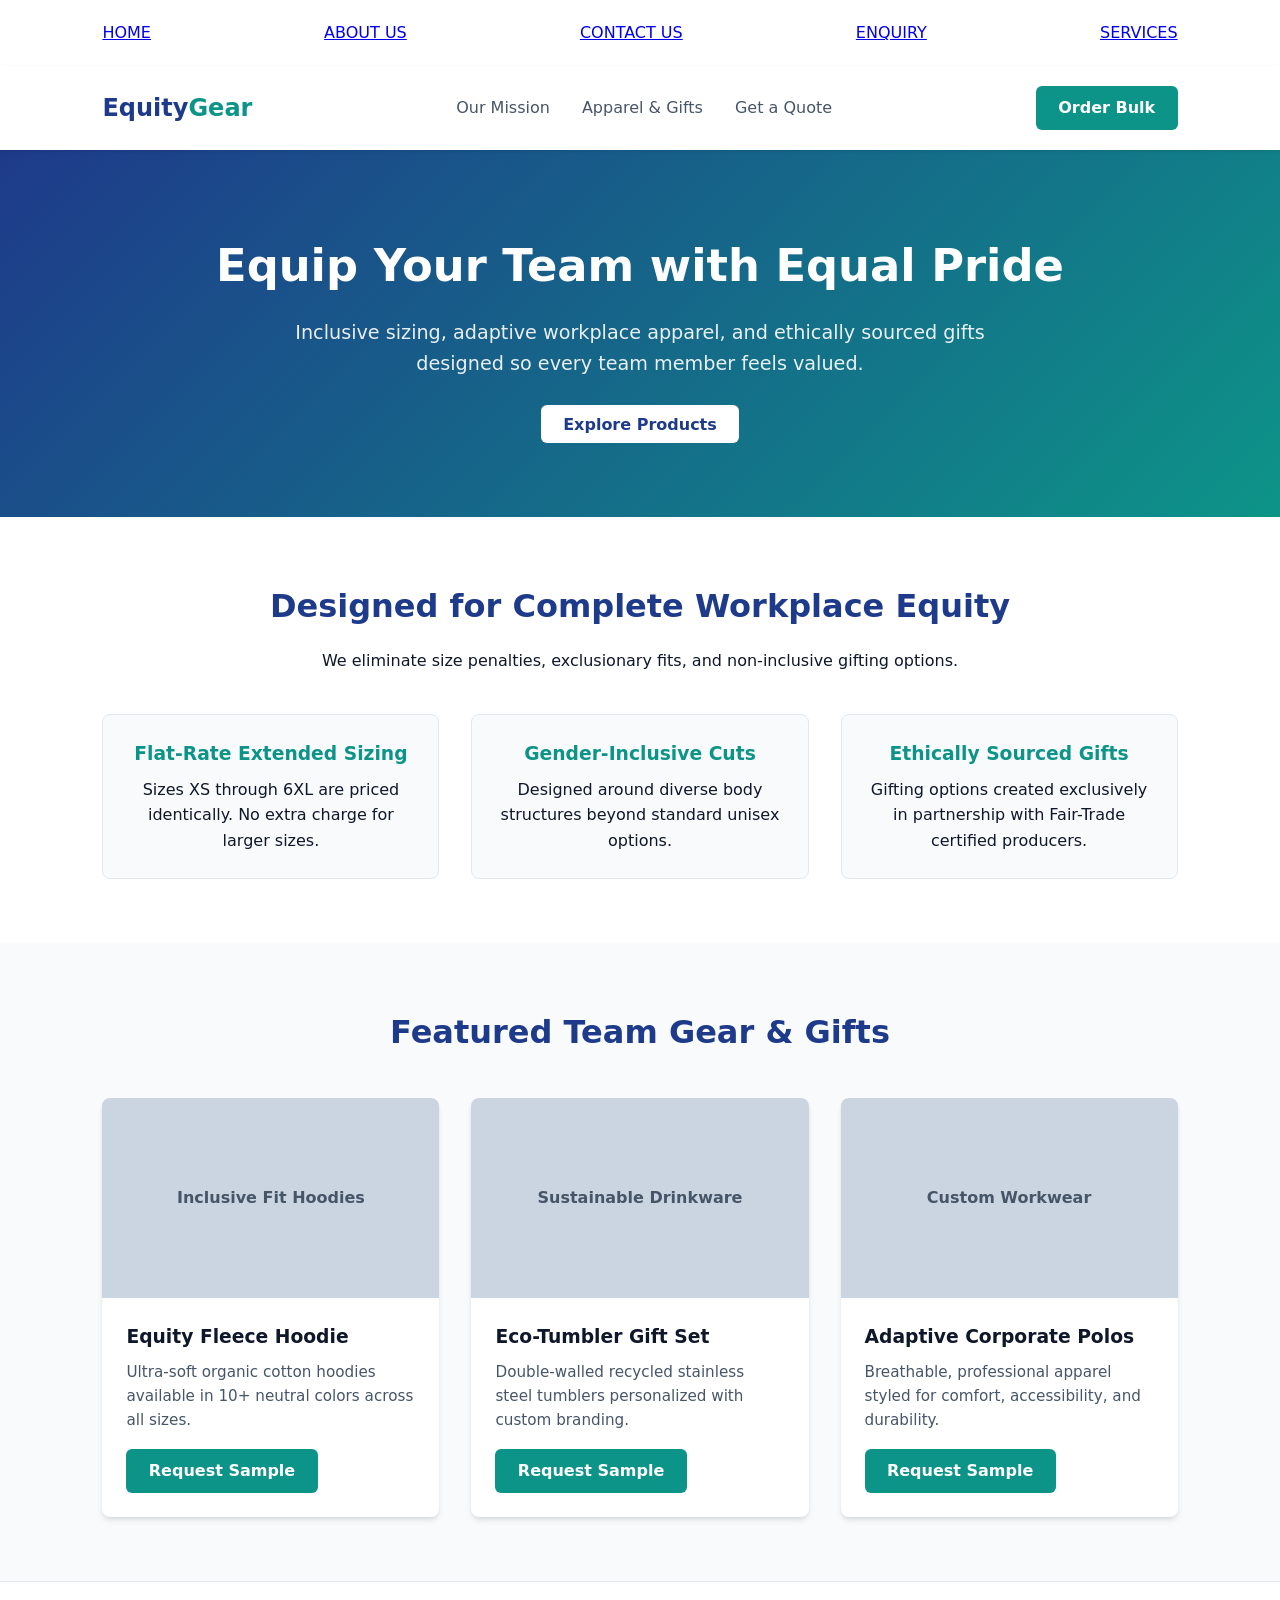
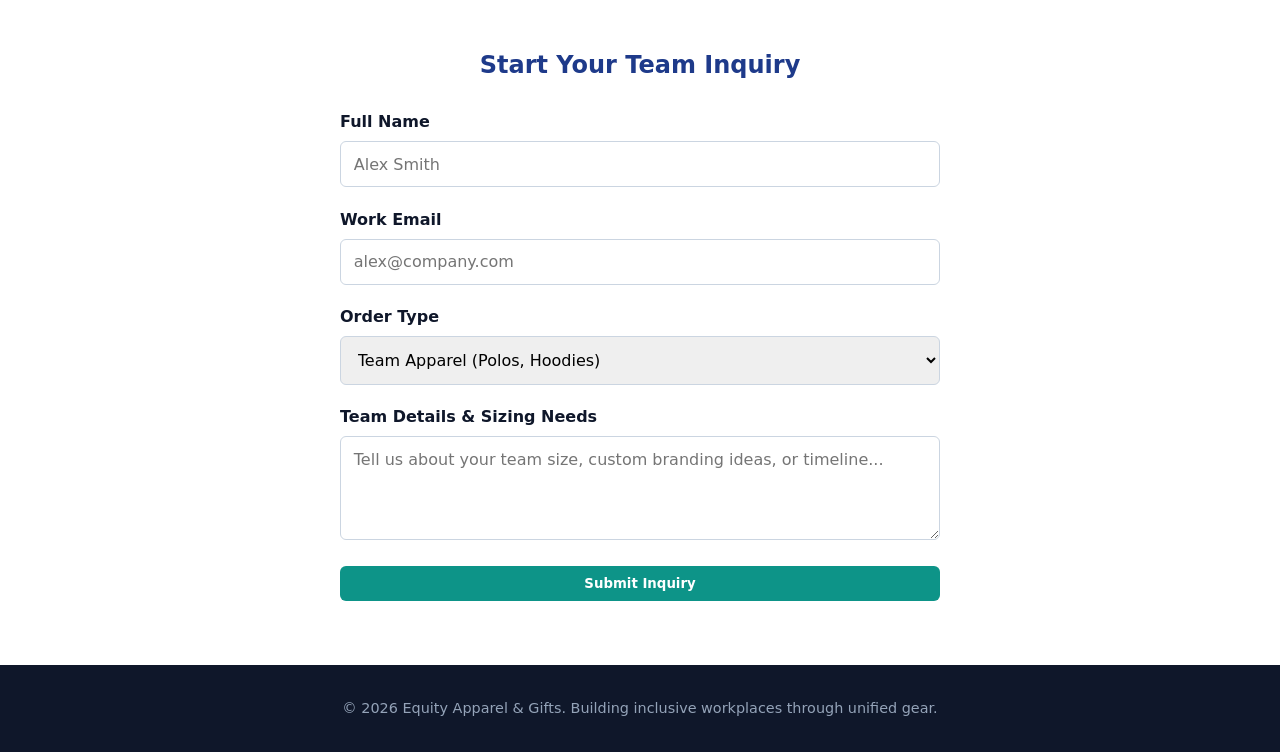
<file: enquiry.html>
<!DOCTYPE html>
<html lang="en">
<head>
    <meta charset="UTF-8">
    <meta name="viewport" content="width=device-width, initial-scale=1.0">
    <title>Document</title>
</head>
<body>
     <header>
    <!--logo goes here-->
    <!--Navigation links-->
    <nav>
        <a href="./index.html">HOME</a>
        <a href="./about.html">ABOUT US</a>
        <a href="./contact.html">CONTACT US</a>
        <a href="./enquiry.html">ENQUIRY</a>
        <a href="./services.html">SERVICES</a>
    </nav>
    </header>   
 <!DOCTYPE html>
<html lang="en">
<head>
    <meta charset="UTF-8">
    <meta name="viewport" content="width=device-width, initial-scale=1.0">
    <title>Equity Apparel & Team Gifts | Inclusive Workplace Solutions</title>
    <style>
        :root {
            --primary: #1e3a8a;       /* Deep Navy */
            --accent: #0d9488;        /* Teal / Equity Theme */
            --light-bg: #f8fafc;
            --dark-text: #0f172a;
            --muted-text: #475569;
            --white: #ffffff;
            --card-shadow: 0 4px 6px -1px rgba(0, 0, 0, 0.1), 0 2px 4px -2px rgba(0, 0, 0, 0.1);
        }

        * {
            box-sizing: border-box;
            margin: 0;
            padding: 0;
            font-family: 'Segoe UI', system-ui, -apple-system, sans-serif;
        }

        body {
            background-color: var(--light-bg);
            color: var(--dark-text);
            line-height: 1.6;
        }

        /* Navigation */
        nav {
            background-color: var(--white);
            display: flex;
            justify-content: space-between;
            align-items: center;
            padding: 1.25rem 8%;
            box-shadow: 0 1px 3px rgba(0,0,0,0.1);
            position: sticky;
            top: 0;
            z-index: 100;
        }

        .logo {
            font-size: 1.5rem;
            font-weight: 700;
            color: var(--primary);
            text-decoration: none;
        }

        .logo span {
            color: var(--accent);
        }

        .nav-links {
            display: flex;
            list-style: none;
            gap: 2rem;
        }

        .nav-links a {
            text-decoration: none;
            color: var(--muted-text);
            font-weight: 500;
            transition: color 0.3s;
        }

        .nav-links a:hover {
            color: var(--accent);
        }

        .btn-primary {
            background-color: var(--accent);
            color: var(--white);
            padding: 0.6rem 1.4rem;
            border-radius: 6px;
            text-decoration: none;
            font-weight: 600;
            border: none;
            cursor: pointer;
            transition: background 0.3s;
        }

        .btn-primary:hover {
            background-color: #0f766e;
        }

        /* Hero Section */
        header.hero {
            padding: 5rem 8%;
            text-align: center;
            background: linear-gradient(135deg, #1e3a8a 0%, #0d9488 100%);
            color: var(--white);
        }

        .hero h1 {
            font-size: 2.8rem;
            margin-bottom: 1rem;
        }

        .hero p {
            font-size: 1.2rem;
            max-width: 700px;
            margin: 0 auto 2rem;
            opacity: 0.9;
        }

        .btn-light {
            background-color: var(--white);
            color: var(--primary);
        }

        /* Equity Features Section */
        .equity-info {
            padding: 4rem 8%;
            background-color: var(--white);
            text-align: center;
        }

        .equity-info h2 {
            font-size: 2rem;
            color: var(--primary);
            margin-bottom: 1rem;
        }

        .equity-grid {
            display: grid;
            grid-template-columns: repeat(auto-fit, minmax(250px, 1fr));
            gap: 2rem;
            margin-top: 2.5rem;
        }

        .info-card {
            padding: 1.5rem;
            border-radius: 8px;
            border: 1px solid #e2e8f0;
            background-color: var(--light-bg);
        }

        .info-card h3 {
            color: var(--accent);
            margin-bottom: 0.5rem;
        }

        /* Product Section */
        .products {
            padding: 4rem 8%;
        }

        .products h2 {
            text-align: center;
            font-size: 2rem;
            color: var(--primary);
            margin-bottom: 2.5rem;
        }

        .product-grid {
            display: grid;
            grid-template-columns: repeat(auto-fit, minmax(280px, 1fr));
            gap: 2rem;
        }

        .product-card {
            background-color: var(--white);
            border-radius: 8px;
            overflow: hidden;
            box-shadow: var(--card-shadow);
            transition: transform 0.3s;
        }

        .product-card:hover {
            transform: translateY(-5px);
        }

        .product-img {
            height: 200px;
            background-color: #cbd5e1;
            display: flex;
            align-items: center;
            justify-content: center;
            color: var(--muted-text);
            font-weight: 600;
        }

        .product-content {
            padding: 1.5rem;
        }

        .product-content h3 {
            margin-bottom: 0.5rem;
        }

        .product-content p {
            color: var(--muted-text);
            font-size: 0.95rem;
            margin-bottom: 1rem;
        }

        /* Quote / Form Section */
        .quote-form-section {
            background-color: var(--white);
            padding: 4rem 8%;
            border-top: 1px solid #e2e8f0;
        }

        .form-container {
            max-width: 600px;
            margin: 0 auto;
        }

        .form-container h2 {
            text-align: center;
            color: var(--primary);
            margin-bottom: 1.5rem;
        }

        .form-group {
            margin-bottom: 1.2rem;
        }

        .form-group label {
            display: block;
            margin-bottom: 0.4rem;
            font-weight: 600;
        }

        .form-group input, 
        .form-group select, 
        .form-group textarea {
            width: 100%;
            padding: 0.8rem;
            border: 1px solid #cbd5e1;
            border-radius: 6px;
            font-size: 1rem;
        }

        /* Footer */
        footer {
            background-color: var(--dark-text);
            color: #94a3b8;
            text-align: center;
            padding: 2rem 8%;
            font-size: 0.9rem;
        }

        @media (max-width: 768px) {
            .nav-links {
                display: none;
            }
            .hero h1 {
                font-size: 2rem;
            }
        }
    </style>
</head>
<body>

    <!-- Navigation -->
    <nav>
        <a href="#" class="logo">Equity<span>Gear</span></a>
        <ul class="nav-links">
            <li><a href="#about">Our Mission</a></li>
            <li><a href="#products">Apparel & Gifts</a></li>
            <li><a href="#quote">Get a Quote</a></li>
        </ul>
        <a href="#quote" class="btn-primary">Order Bulk</a>
    </nav>

    <!-- Hero Section -->
    <header class="hero">
        <h1>Equip Your Team with Equal Pride</h1>
        <p>Inclusive sizing, adaptive workplace apparel, and ethically sourced gifts designed so every team member feels valued.</p>
        <a href="#products" class="btn-primary btn-light">Explore Products</a>
    </header>

    <!-- Value Proposition -->
    <section class="equity-info" id="about">
        <h2>Designed for Complete Workplace Equity</h2>
        <p>We eliminate size penalties, exclusionary fits, and non-inclusive gifting options.</p>
        
        <div class="equity-grid">
            <div class="info-card">
                <h3>Flat-Rate Extended Sizing</h3>
                <p>Sizes XS through 6XL are priced identically. No extra charge for larger sizes.</p>
            </div>
            <div class="info-card">
                <h3>Gender-Inclusive Cuts</h3>
                <p>Designed around diverse body structures beyond standard unisex options.</p>
            </div>
            <div class="info-card">
                <h3>Ethically Sourced Gifts</h3>
                <p>Gifting options created exclusively in partnership with Fair-Trade certified producers.</p>
            </div>
        </div>
    </section>

    <!-- Products Section -->
    <section class="products" id="products">
        <h2>Featured Team Gear & Gifts</h2>
        <div class="product-grid">
            
            <div class="product-card">
                <div class="product-img">Inclusive Fit Hoodies</div>
                <div class="product-content">
                    <h3>Equity Fleece Hoodie</h3>
                    <p>Ultra-soft organic cotton hoodies available in 10+ neutral colors across all sizes.</p>
                    <a href="#quote" class="btn-primary" style="display:inline-block;">Request Sample</a>
                </div>
            </div>

            <div class="product-card">
                <div class="product-img">Sustainable Drinkware</div>
                <div class="product-content">
                    <h3>Eco-Tumbler Gift Set</h3>
                    <p>Double-walled recycled stainless steel tumblers personalized with custom branding.</p>
                    <a href="#quote" class="btn-primary" style="display:inline-block;">Request Sample</a>
                </div>
            </div>

            <div class="product-card">
                <div class="product-img">Custom Workwear</div>
                <div class="product-content">
                    <h3>Adaptive Corporate Polos</h3>
                    <p>Breathable, professional apparel styled for comfort, accessibility, and durability.</p>
                    <a href="#quote" class="btn-primary" style="display:inline-block;">Request Sample</a>
                </div>
            </div>

        </div>
    </section>

    <!-- Quote Form -->
    <section class="quote-form-section" id="quote">
        <div class="form-container">
            <h2>Start Your Team Inquiry</h2>
            <form action="#" method="POST">
                <div class="form-group">
                    <label for="name">Full Name</label>
                    <input type="text" id="name" name="name" required placeholder="Alex Smith">
                </div>
                <div class="form-group">
                    <label for="email">Work Email</label>
                    <input type="email" id="email" name="email" required placeholder="alex@company.com">
                </div>
                <div class="form-group">
                    <label for="interest">Order Type</label>
                    <select id="interest" name="interest">
                        <option value="apparel">Team Apparel (Polos, Hoodies)</option>
                        <option value="gifts">Corporate Gifts & Bundles</option>
                        <option value="both">Both Apparel & Gifts</option>
                    </select>
                </div>
                <div class="form-group">
                    <label for="message">Team Details & Sizing Needs</label>
                    <textarea id="message" name="message" rows="4" placeholder="Tell us about your team size, custom branding ideas, or timeline..."></textarea>
                </div>
                <button type="submit" class="btn-primary" style="width: 100%;">Submit Inquiry</button>
            </form>
        </div>
    </section>

    <!-- Footer -->
    <footer>
        <p>&copy; 2026 Equity Apparel & Gifts. Building inclusive workplaces through unified gear.</p>
    </footer>

</body>
</html>   
</body>
</html>
</file>
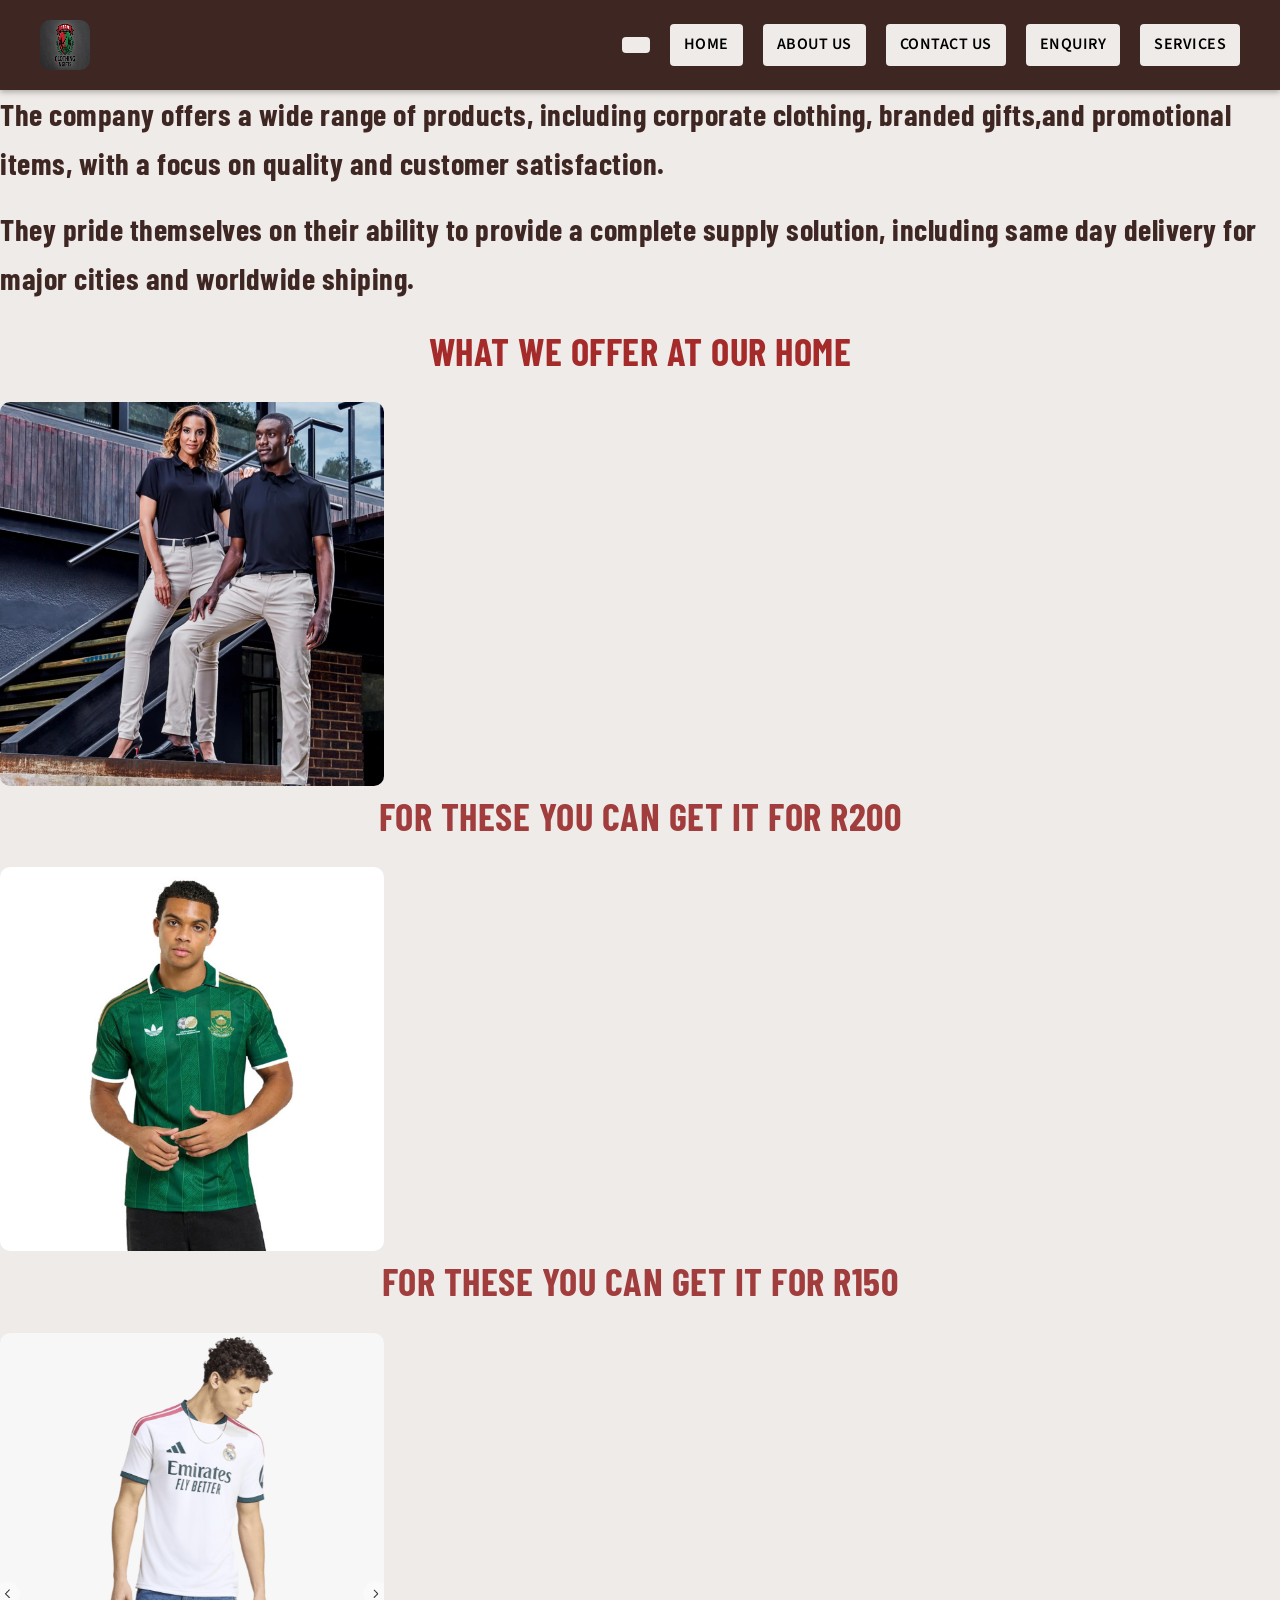
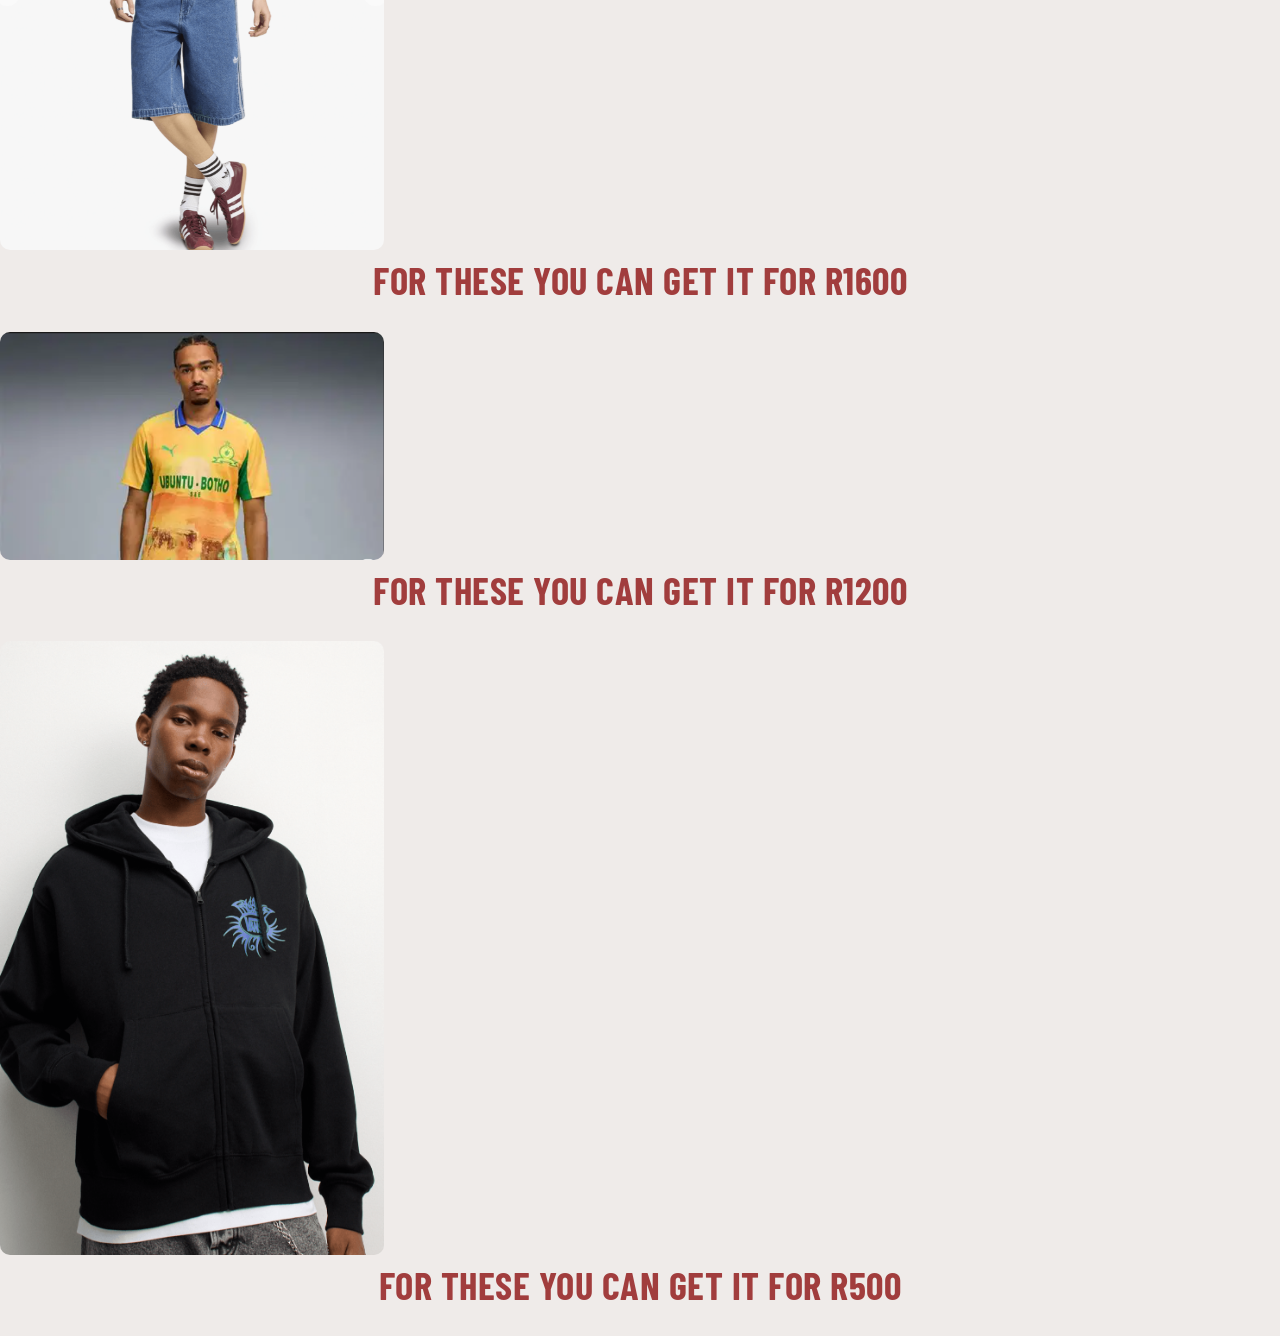
<file: pages/services.html>
<!DOCTYPE html>
<html lang="en">
<head>
    <link rel="stylesheet" href="../css/Style.css">
    <meta charset="UTF-8">
    <meta name="viewport" content="width=device-width, initial-scale=1.0">
    <title>SERVICES</title>
    <link rel="icon" href="../Assets/logo.jpg" type="image/x-icon">
</head>
<body>
 <header>
    <!--logo goes here-->
    <a href="../index.html">
                <img src="../Assets/logo.jpg" alt="Team Clothing and Gifts Logo" width="50" height="50" alt="side"> 
    <!--Navigation links-->
    <nav>
        <a href="../index.html">HOME</a>
        <a href="./about.html">ABOUT US</a>
        <a href="./contact.html">CONTACT US</a>
        <a href="./enquiry.html">ENQUIRY</a>
        <a href="./services.html">SERVICES</a>
    </nav>
    </header>   
<ul>
<h2>The company offers a wide range of products, including corporate clothing, branded gifts,and
    promotional items, with a focus on quality and customer satisfaction.</h2>
<h2>They pride themselves on their ability to provide a complete supply solution, including 
    same day delivery for major cities and worldwide shiping.</h2>
</ul>
 
<h1 style="color: brown;text-align: center;"> WHAT WE OFFER AT OUR HOME</h1>
 
<img src="../Assets/image2.png" alt="Main image" width="30%" height="30%">
<h1 style="color: rgb(161, 61, 61);text-align:center;">For these you can get it for R200</h1>
 
<img src="../Assets/image3.jpg" alt="Product image" width="30%" height="30%">
<h1 style="color: rgb(161, 61, 61);text-align:center;">For these you can get it for R150</h1>
 <img src="../Assets/image 4.png.png" alt="Main image" width="30%" height="30%">
 <h1 style="color: rgb(161, 61, 61);text-align:center;">For these you can get it for R1600</h1>
 <img src="../Assets/image5.png.png" alt="Main image" width="30%" height="30%">
 <h1 style="color: rgb(161, 61, 61);text-align:center;">For these you can get it for R1200</h1>
 <img src="../Assets/image6.png.png" alt="Main image" width="30%" height="30%">
 <h1 style="color: rgb(161, 61, 61);text-align:center;">For these you can get it for R500</h1>


</body>
</html>


</footer>
</file>
<file: css/Style.css>
/* ==========================================================================
   TEAM CLOTHING AND GIFTS - Stylesheet
   Theme: Brown & Blue (workwear-inspired)
   ========================================================================== */
 
@import url('https://fonts.googleapis.com/css2?family=Barlow+Condensed:wght@600;700&family=Source+Sans+3:wght@400;600&display=swap');
 
:root {
    --brown-dark: #3e2723;
    --brown-main: #6d4c41;
    --brown-light: #a1887f;
    --brown-cream: #efebe9;
    --blue-dark: #0d47a1;
    --blue-main: #1565c0;
    --blue-light: #64b5f6;
    --white: #ffffff;
    --text-dark: #2b2b2b;
    --text-muted: #5b5b5b;
    --radius: 10px;
    --shadow-soft: 0 4px 10px rgba(62, 39, 35, 0.15);
    --shadow-hover: 0 10px 22px rgba(62, 39, 35, 0.25);
}
 
/* ---------- Reset & Base ---------- */
* {
    margin: 0;
    padding: 0;
    box-sizing: border-box;
}
 
html {
    scroll-behavior: smooth;
}
 
body {
    font-family: 'Source Sans 3', 'Segoe UI', Arial, sans-serif;
    background-color: var(--brown-cream);
    color: var(--text-dark);
    line-height: 1.6;
}
 
h1, h2, h3 {
    font-family: 'Barlow Condensed', 'Segoe UI', Arial, sans-serif;
    letter-spacing: 0.5px;
}
 
a {
    text-decoration: none;
    color: inherit;
}
 
img {
    display: block;
    max-width: 100%;
    border-radius: var(--radius);
}
 
ul {
    list-style: none;
}
 
.container {
    max-width: 1100px;
    margin: 0 auto;
    padding: 0 20px;
}
 
/* ---------- Header & Navigation ---------- */
header {
    background-color: var(--brown-dark);
    padding: 20px 40px;
    display: flex;
    align-items: center;
    justify-content: space-between;
    box-shadow: 0 2px 6px rgba(0, 0, 0, 0.3);
    flex-wrap: wrap;
    gap: 15px;
}
 
nav {
    display: flex;
    align-items: center;
    gap: 20px;
    flex-wrap: wrap;
    width: 100%;
    justify-content: center;
}
 
nav a {
    color: #000000;
    background-color: var(--brown-cream);
    font-weight: 600;
    letter-spacing: 0.5px;
    padding: 8px 14px;
    border-radius: 4px;
    transition: background-color 0.25s ease, color 0.25s ease, transform 0.2s ease;
}
 
nav a:hover {
    background-color: var(--blue-light);
    color: #000000;
    transform: translateY(-2px);
}
 
nav .logo {
    background: none;
    padding: 0;
    color: var(--white);
    font-family: 'Barlow Condensed', sans-serif;
    font-size: 1.6rem;
    font-weight: 700;
}
 
nav .logo span {
    color: var(--blue-light);
}
 
nav .logo:hover {
    background: none;
    color: var(--blue-light);
    transform: none;
}
 
.nav-links {
    display: flex;
    gap: 20px;
}
 
/* ---------- Main / Generic Sections ---------- */
main {
    max-width: 1100px;
    margin: 0 auto;
    padding: 40px 20px;
}
 
section {
    background-color: var(--white);
    border: 1px solid var(--brown-light);
    border-radius: var(--radius);
    padding: 40px;
    text-align: center;
    box-shadow: var(--shadow-soft);
    margin-bottom: 30px;
}
 
section:last-child {
    margin-bottom: 0;
}
 
h1 {
    color: var(--blue-dark);
    font-size: 2.4rem;
    margin-bottom: 20px;
    text-transform: uppercase;
}
 
h2 {
    color: var(--brown-dark);
    font-size: 1.9rem;
    margin-bottom: 18px;
}
 
h3 {
    color: var(--blue-dark);
    font-size: 1.3rem;
    margin-bottom: 10px;
}
 
p {
    color: var(--text-dark);
    font-size: 1.05rem;
    max-width: 700px;
    margin: 0 auto 20px auto;
}
 
section img {
    margin: 0 auto;
    border: 4px solid var(--blue-light);
    transition: transform 0.3s ease;
}
 
section img:hover {
    transform: scale(1.03);
}
 
/* ---------- Buttons ---------- */
.btn,
.btn-primary {
    display: inline-block;
    background-color: var(--blue-main);
    color: var(--white);
    padding: 12px 28px;
    border-radius: 6px;
    font-weight: 600;
    border: none;
    cursor: pointer;
    transition: background-color 0.3s ease, transform 0.2s ease, box-shadow 0.3s ease;
}
 
.btn:hover,
.btn-primary:hover {
    background-color: var(--brown-main);
    transform: translateY(-2px);
    box-shadow: var(--shadow-hover);
}
 
.btn-light {
    background-color: var(--white);
    color: var(--blue-dark);
}
 
.btn-light:hover {
    background-color: var(--blue-light);
    color: var(--white);
}
 
/* ---------- Hero Section ---------- */
.hero {
    background: linear-gradient(135deg, var(--blue-dark), var(--brown-dark));
    color: var(--white);
    text-align: center;
    padding: 70px 30px;
    border-radius: var(--radius);
    box-shadow: var(--shadow-soft);
    margin-bottom: 30px;
}
 
.hero h1 {
    color: var(--white);
}
 
.hero p {
    color: var(--brown-cream);
    max-width: 600px;
}
 
/* ---------- Story Section ---------- */
.story {
    display: flex;
    align-items: center;
    gap: 40px;
    text-align: left;
    flex-wrap: wrap;
}
 
.story-img {
    flex: 1 1 300px;
    border: 4px solid var(--blue-light);
}
 
.story-content {
    flex: 1 1 300px;
}
 
.story-content p {
    margin-left: 0;
    max-width: none;
}
 
/* ---------- Values / Equity Grid ---------- */
.values-grid,
.equity-grid,
.product-grid {
    display: grid;
    grid-template-columns: repeat(auto-fit, minmax(240px, 1fr));
    gap: 24px;
    margin-top: 20px;
}
 
.value-card,
.info-card,
.product-card {
    background-color: var(--brown-cream);
    border: 1px solid var(--brown-light);
    border-radius: var(--radius);
    padding: 24px;
    text-align: left;
    transition: transform 0.25s ease, box-shadow 0.25s ease, border-color 0.25s ease;
}
 
.value-card:hover,
.info-card:hover,
.product-card:hover {
    transform: translateY(-6px);
    box-shadow: var(--shadow-hover);
    border-color: var(--blue-main);
}
 
.value-card p,
.info-card p,
.product-content p {
    margin-left: 0;
    max-width: none;
}
 
.product-img {
    background-color: var(--blue-dark);
    color: var(--white);
    font-family: 'Barlow Condensed', sans-serif;
    font-weight: 600;
    text-align: center;
    padding: 40px 10px;
    border-radius: var(--radius) var(--radius) 0 0;
    margin: -24px -24px 16px -24px;
}
 
/* ---------- CTA Section ---------- */
.cta h2 {
    margin-bottom: 20px;
}
 
/* ---------- Quote / Enquiry Form ---------- */
.quote-form-section {
    text-align: left;
}
 
.form-container {
    max-width: 600px;
    margin: 0 auto;
    text-align: left;
}
 
.form-container h2 {
    text-align: center;
}
 
.form-group {
    margin-bottom: 18px;
}
 
.form-group label {
    display: block;
    font-weight: 600;
    margin-bottom: 6px;
    color: var(--brown-dark);
}
 
.form-group input,
.form-group select,
.form-group textarea {
    width: 100%;
    padding: 10px 12px;
    border: 1px solid var(--brown-light);
    border-radius: 6px;
    font-family: inherit;
    font-size: 1rem;
    background-color: var(--white);
    color: var(--text-dark);
    transition: border-color 0.25s ease, box-shadow 0.25s ease;
}
 
.form-group input:focus,
.form-group select:focus,
.form-group textarea:focus {
    outline: none;
    border-color: var(--blue-main);
    box-shadow: 0 0 0 3px rgba(21, 101, 192, 0.15);
}
 
/* ---------- Contact / List pages ---------- */
main ul {
    text-align: left;
    max-width: 700px;
    margin: 0 auto;
    display: flex;
    flex-direction: column;
    gap: 14px;
}
 
main ul li {
    background-color: var(--brown-cream);
    border: 1px solid var(--brown-light);
    border-radius: 6px;
    padding: 14px 18px;
    transition: transform 0.2s ease, box-shadow 0.2s ease;
}
 
main ul li:hover {
    transform: translateX(4px);
    box-shadow: var(--shadow-soft);
}
 
/* ---------- Footer ---------- */
footer {
    background-color: var(--brown-dark);
    color: var(--brown-cream);
    text-align: center;
    padding: 25px 20px;
    margin-top: 40px;
    font-size: 0.9rem;
}
 
footer a {
    color: var(--blue-light);
}
 
footer a:hover {
    text-decoration: underline;
}
 
/* ---------- Responsive ---------- */
@media (max-width: 768px) {
    header {
        flex-direction: column;
        gap: 15px;
    }
 
    nav {
        justify-content: center;
    }
 
    h1 {
        font-size: 1.8rem;
    }
 
    section {
        padding: 25px;
    }
 
    .story {
        flex-direction: column;
        text-align: center;
    }
 
    .story-content p {
        margin: 0 auto 20px auto;
    }
}

 /*Part 3 additions */
.skip{position:absolute;left:-999px}.skip:focus{left:10px;top:10px;background:#fff;padding:8px;z-index:99}
:focus-visible{outline:3px solid var(--blue-light);outline-offset:2px}
header{position:relative}header nav{width:auto}
.brand img{border-radius:6px}
.nav-toggle{display:none;background:var(--brown-cream);border:0;border-radius:4px;font-size:1.4rem;padding:4px 12px;cursor:pointer}
nav a[aria-current=page]{background:var(--blue-light)}
main section{animation:rise .6s ease both}
@keyframes rise{from{opacity:0;transform:translateY(14px)}to{opacity:1;transform:none}}
@media(prefers-reduced-motion:reduce){*{animation:none!important;transition:none!important}}
@media(max-width:768px){.nav-toggle{display:block}header nav{display:none;width:100%;flex-direction:column}header nav.open{display:flex}}
form{max-width:560px;margin:1rem auto;text-align:left}
.form-group input.invalid,.form-group select.invalid,.form-group textarea.invalid{border-color:#c0392b}
.error{color:#c0392b;font-size:.85rem;display:block;min-height:1.1em}
.radio-row{display:flex;gap:18px;flex-wrap:wrap}.radio-row label{font-weight:400}
.check{display:flex;gap:8px;align-items:flex-start}.check input{width:auto;margin-top:5px}
.result{background:#e8f5e9;border:1px solid #1e8449;border-radius:8px;padding:16px;margin-top:16px;color:#14532d}
.toolbar{display:flex;gap:12px;flex-wrap:wrap;justify-content:center;margin-bottom:20px}
.toolbar input,.toolbar select{padding:10px;border:1px solid var(--brown-light);border-radius:6px;font:inherit}
.product-card img{width:100%;height:200px;object-fit:cover;cursor:zoom-in;margin-bottom:12px}
.product-card .price{color:var(--blue-dark);font-weight:700}
.empty{grid-column:1/-1}
.acc-btn{width:100%;text-align:left;background:var(--brown-cream);border:1px solid var(--brown-light);border-radius:6px;padding:14px;font:600 1.05rem inherit;cursor:pointer;margin-top:10px}
.acc-btn::after{content:"+";float:right}.acc-btn[aria-expanded=true]::after{content:"\2212"}
.acc-panel{max-height:0;overflow:hidden;transition:max-height .3s ease;text-align:left}
.acc-panel p{margin:12px 6px}
#map{height:350px;border-radius:10px;border:3px solid var(--blue-light);margin-top:16px;max-width:100%}
.lightbox{position:fixed;inset:0;background:rgba(0,0,0,.85);display:flex;align-items:center;justify-content:center;z-index:50;padding:20px}
.lightbox[hidden]{display:none}.lightbox img{max-height:80vh;border:0;margin:0 auto}
.lightbox button{position:absolute;top:14px;right:18px;font-size:2rem;background:#fff;border:0;border-radius:50%;width:46px;height:46px;cursor:pointer}
.lightbox figcaption{color:#fff;text-align:center;margin-top:10px}
footer .social{display:flex;gap:16px;justify-content:center;flex-wrap:wrap;margin-bottom:10px}
</file>
